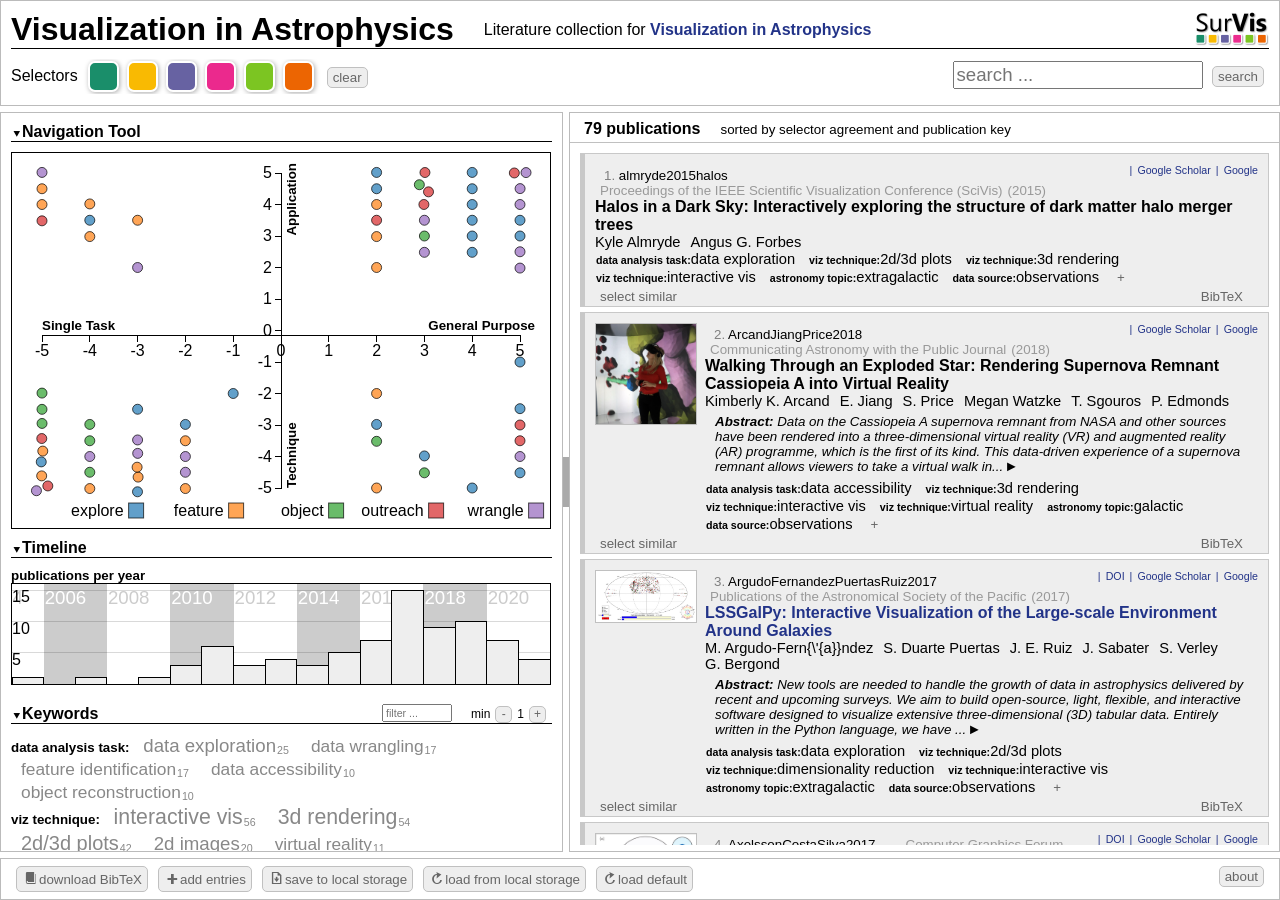
<file: docs/index.html>
<html>
<head>
    <meta http-equiv="Content-Type" content="text/html; charset=utf-8">
    <script type="text/javascript" src="properties.js"></script>
    <script data-main="js/app.js" src="js/require.js"></script>
</head>
<body>
</body>
</html>
</file>
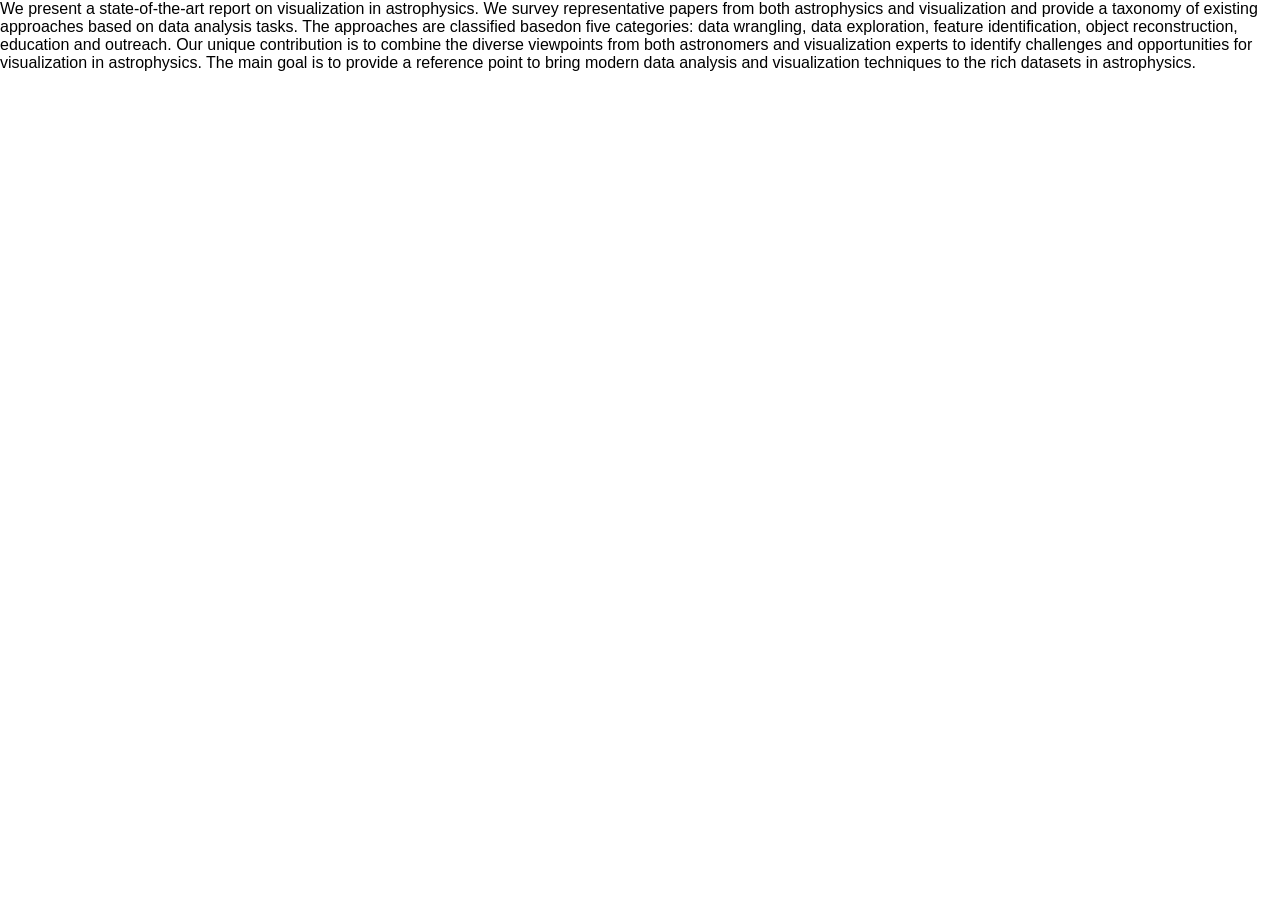
<file: docs/about.html>
<html>
<head>
    <meta http-equiv="Content-Type" content="text/html; charset=utf-8">
	<style type="text/css">
	html {
		margin: 0px;
		padding: 0px;
	}

	body {
		font-family: Calibri, Arial, Sans;
		margin: 0px;
		padding: 0px;
	}

	label {
		background: #FFFFEE;
		border: 1px solid black;
	}

	a {
		color: #223388;
	}

	iframe {
		border: none;
	}

	a:active {
		color: #223388;
	}

	a:visited {
		color: #223388;
	}

	h1 {
		font-size: 14pt;
		border-bottom: 1px solid black;
	}
	</style>
</head>
<body>
<p>We present a state-of-the-art report on visualization in astrophysics. We survey representative papers from both astrophysics and visualization and provide a taxonomy of existing approaches based on data analysis tasks. The approaches are classified basedon  five  categories:  data  wrangling,  data  exploration,  feature  identification,  object  reconstruction,  education  and  outreach. Our  unique  contribution  is  to  combine  the  diverse  viewpoints  from  both  astronomers  and  visualization  experts  to  identify challenges and opportunities for visualization in astrophysics. The main goal is to provide a reference point to bring modern data analysis and visualization techniques to the rich datasets in astrophysics. </p>
</body>
</html>
</file>
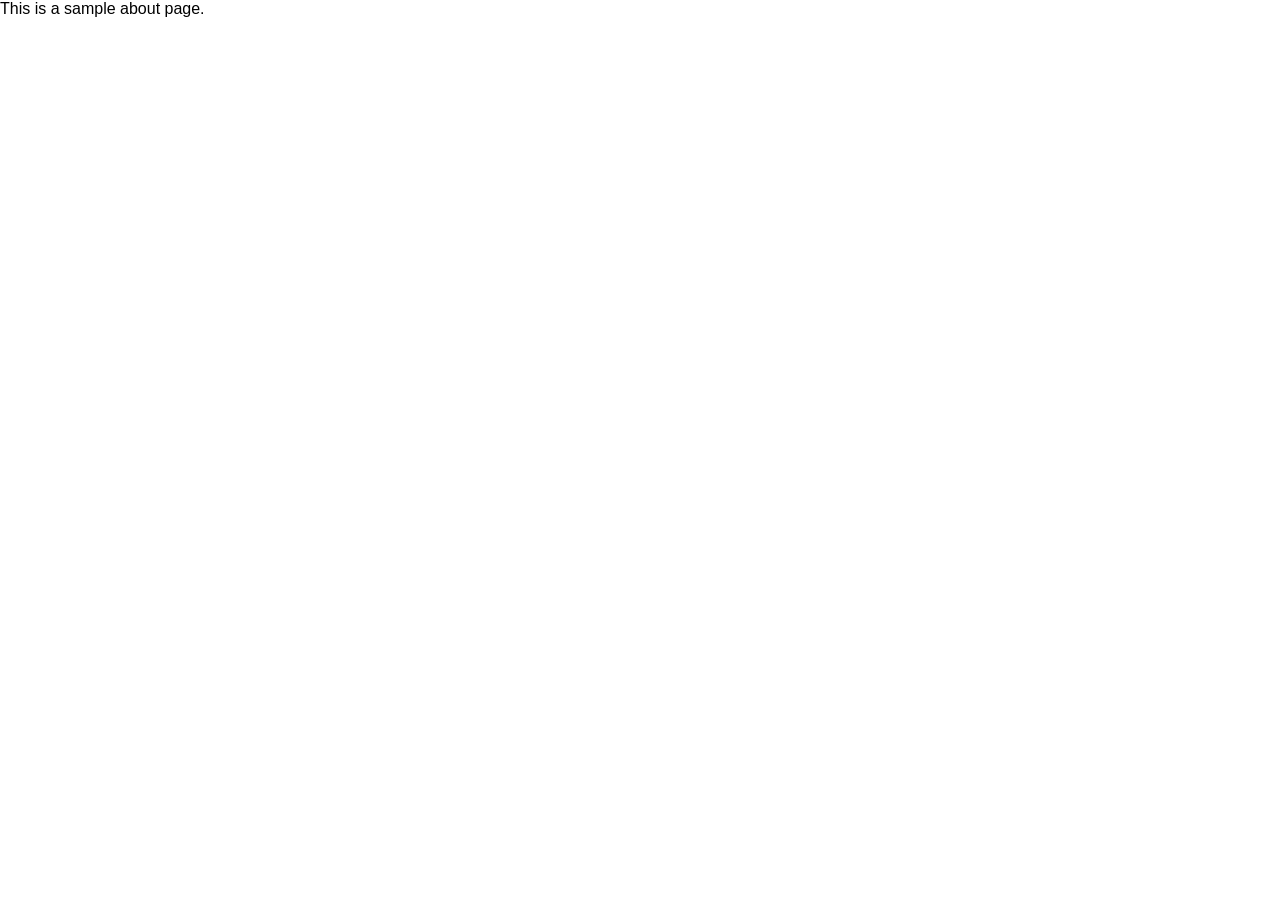
<file: src/about.html>
<html>
<head>
    <meta http-equiv="Content-Type" content="text/html; charset=utf-8">
	<style type="text/css">
	html {
		margin: 0px;
		padding: 0px;
	}

	body {
		font-family: Calibri, Arial, Sans;
		margin: 0px;
		padding: 0px;
	}

	label {
		background: #FFFFEE;
		border: 1px solid black;
	}

	a {
		color: #223388;
	}

	iframe {
		border: none;
	}

	a:active {
		color: #223388;
	}

	a:visited {
		color: #223388;
	}

	h1 {
		font-size: 14pt;
		border-bottom: 1px solid black;
	}
	</style>
</head>
<body>
<p>This is a sample about page.</p>
</body>
</html>
</file>
